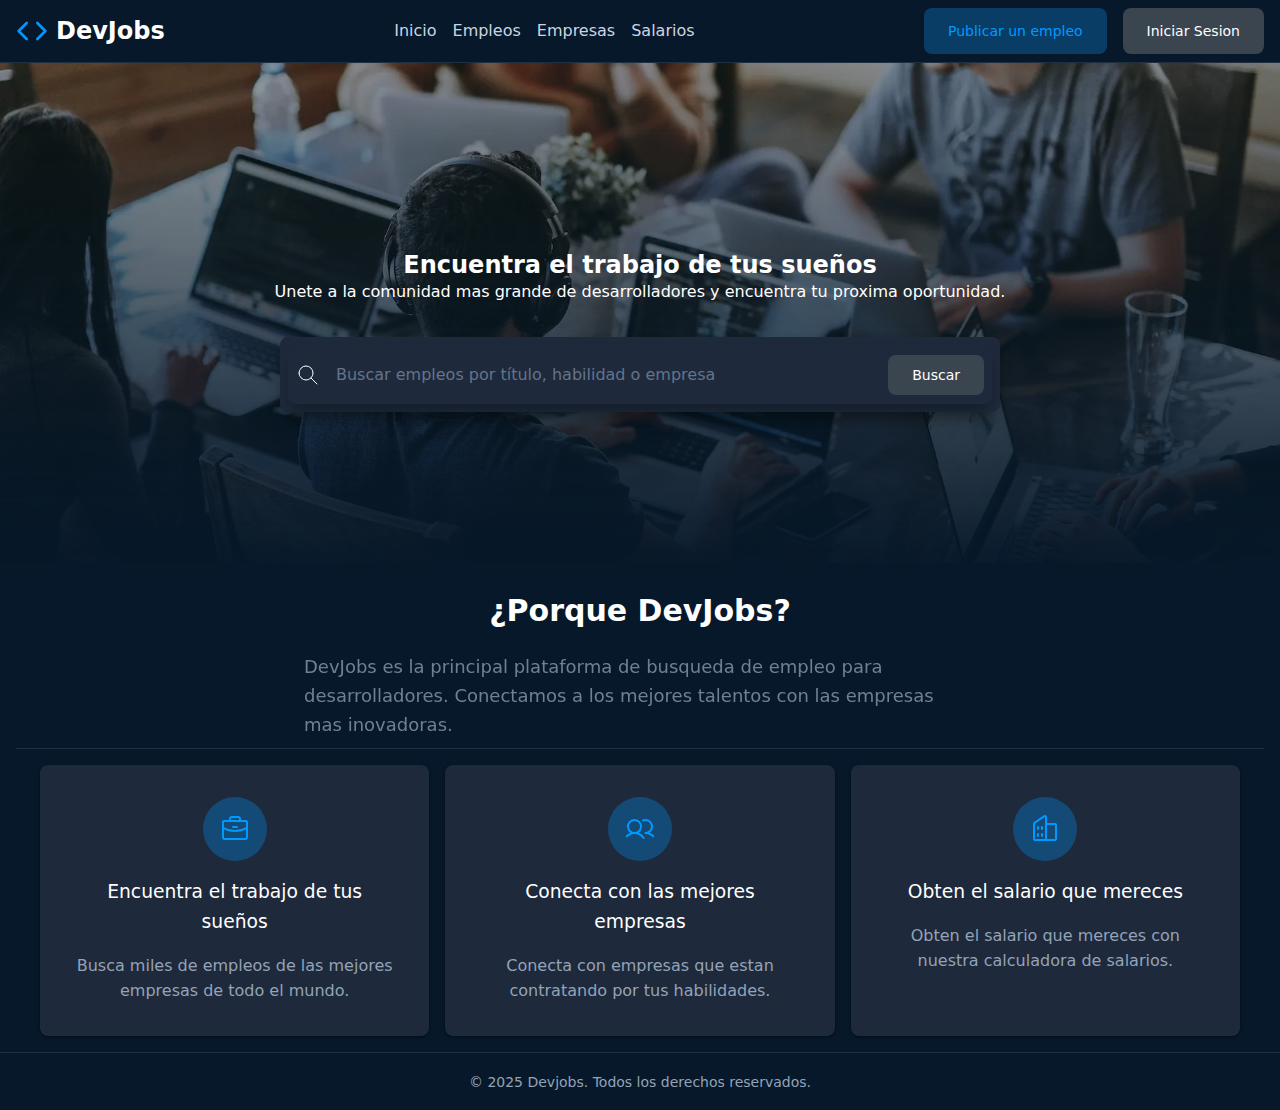
<file: 01-ejercicio-html-css/index.html>
<!-- Aquí el contenido de tu página index.html --><!DOCTYPE html>
<html lang="en">
<head>
    <meta charset="UTF-8">
    <meta name="viewport" content="width=device-width, initial-scale=1.0">
    <title>Document</title>
    <link rel="stylesheet" href="./styles.css">
</head>
<body>
    <header>
        <h1> 
            <svg fill="none" stroke="currentColor" stroke-linecap="round" stroke-linejoin="round" stroke-width="2"
                viewBox="0 0 24 24" xmlns="http://www.w3.org/2000/svg">
                <polyline points="16 18 22 12 16 6"></polyline>
                <polyline points="8 6 2 12 8 18"></polyline>
            </svg>           
            DevJobs
        </h1>
        
        
        <!-- Navegación (se oculta en tablet/móvil) -->
        <nav class="nav-menu">
            <a href="./index.html">Inicio</a>
            <a href="./empleos.html">Empleos</a>
            <a href="#">Empresas</a>
            <a href="#">Salarios</a>
        </nav>
        
        <!-- Botones para desktop (siempre visibles en desktop) -->
        <div class="header-buttons">
            <a class="btn btn-primary" href="">Publicar un empleo</a>
            <a class="btn btn-secondary" href="">Iniciar Sesion</a>
        </div>
    </header>
    <main>
        <section class="hero">
            <img src="./background.webp" width="200" />
            <h1>Encuentra el trabajo de tus sueños</h1>
            <p>Unete a la comunidad mas grande de desarrolladores
             y encuentra tu proxima oportunidad.</p>
            <form class="search-job" role="search">
                <div class="search-job">
                    <svg xmlns="http://www.w3.org/2000/svg" width="24" height="24" viewBox="0 0 24 24" fill="none"
                    stroke="currentColor" stroke-width="1" stroke-linecap="round" stroke-linejoin="round">
                    <path stroke="none" d="M0 0h24v24H0z" fill="none" />
                    <path d="M10 10m-7 0a7 7 0 1 0 14 0a7 7 0 1 0 -14 0" />
                    <path d="M21 21l-6 -6" />
                </svg>
                 <input required type="text" placeholder="Buscar empleos por título, habilidad o empresa">
                <button class="btn btn-secondary" type="submit">Buscar</button>
                </div>
                
            </form>
        </section>
        <section class="features-section">
           <header class="features-header">
               <h2>¿Porque DevJobs?</h2>
               <p>DevJobs es la principal plataforma de busqueda de empleo para desarrolladores. Conectamos a los mejores talentos con las empresas mas inovadoras.</p>
           </header>
           <div class="features-grid">
                <article class="card">
                    <svg fill="currentColor" height="32" viewBox="0 0 256 256" width="32" xmlns="http://www.w3.org/2000/svg"
                        aria-hidden="true">
                        <path
                        d="M216,56H176V48a24,24,0,0,0-24-24H104A24,24,0,0,0,80,48v8H40A16,16,0,0,0,24,72V200a16,16,0,0,0,16,16H216a16,16,0,0,0,16-16V72A16,16,0,0,0,216,56ZM96,48a8,8,0,0,1,8-8h48a8,8,0,0,1,8,8v8H96ZM216,72v41.61A184,184,0,0,1,128,136a184.07,184.07,0,0,1-88-22.38V72Zm0,128H40V131.64A200.19,200.19,0,0,0,128,152a200.25,200.25,0,0,0,88-20.37V200ZM104,112a8,8,0,0,1,8-8h32a8,8,0,0,1,0,16H112A8,8,0,0,1,104,112Z">
                        </path>
                    </svg>
                    <h3>Encuentra el trabajo de tus sueños</h3>
                    <p>Busca miles de empleos de las mejores empresas de todo el mundo.</p>
                </article>
                <article class="card">
                    <svg fill="currentColor" height="32" viewBox="0 0 256 256" width="32" xmlns="http://www.w3.org/2000/svg"
                        aria-hidden="true">
                        <path
                        d="M117.25,157.92a60,60,0,1,0-66.5,0A95.83,95.83,0,0,0,3.53,195.63a8,8,0,1,0,13.4,8.74,80,80,0,0,1,134.14,0,8,8,0,0,0,13.4-8.74A95.83,95.83,0,0,0,117.25,157.92ZM40,108a44,44,0,1,1,44,44A44.05,44.05,0,0,1,40,108Zm210.14,98.7a8,8,0,0,1-11.07-2.33A79.83,79.83,0,0,0,172,168a8,8,0,0,1,0-16,44,44,0,1,0-16.34-84.87,8,8,0,1,1-5.94-14.85,60,60,0,0,1,55.53,105.64,95.83,95.83,0,0,1,47.22,37.71A8,8,0,0,1,250.14,206.7Z">
                        </path>
                    </svg>
                    <h3>Conecta con las mejores empresas</h3>
                    <p>Conecta con empresas que estan contratando por tus habilidades.</p>
                </article>
                <article class="card">
                    <svg fill="currentColor" height="32" viewBox="0 0 256 256" width="32" xmlns="http://www.w3.org/2000/svg"
                        aria-hidden="true">
                        <path
                        d="M240,208H224V96a16,16,0,0,0-16-16H144V32a16,16,0,0,0-24.88-13.32L39.12,72A16,16,0,0,0,32,85.34V208H16a8,8,0,0,0,0,16H240a8,8,0,0,0,0-16ZM208,96V208H144V96ZM48,85.34,128,32V208H48ZM112,112v16a8,8,0,0,1-16,0V112a8,8,0,1,1,16,0Zm-32,0v16a8,8,0,0,1-16,0V112a8,8,0,1,1,16,0Zm0,56v16a8,8,0,0,1-16,0V168a8,8,0,0,1,16,0Zm32,0v16a8,8,0,0,1-16,0V168a8,8,0,0,1,16,0Z">
                        </path>
                    </svg>
                    <h3>Obten el salario que mereces</h3>
                    <p>Obten el salario que mereces con nuestra calculadora de salarios.</p>
                </article>
           </div>
        </section>
    </main>
    <footer>
        <small>&copy; 2025 Devjobs. Todos los derechos reservados.</small>
    </footer>
    
</body>
</html>
</file>
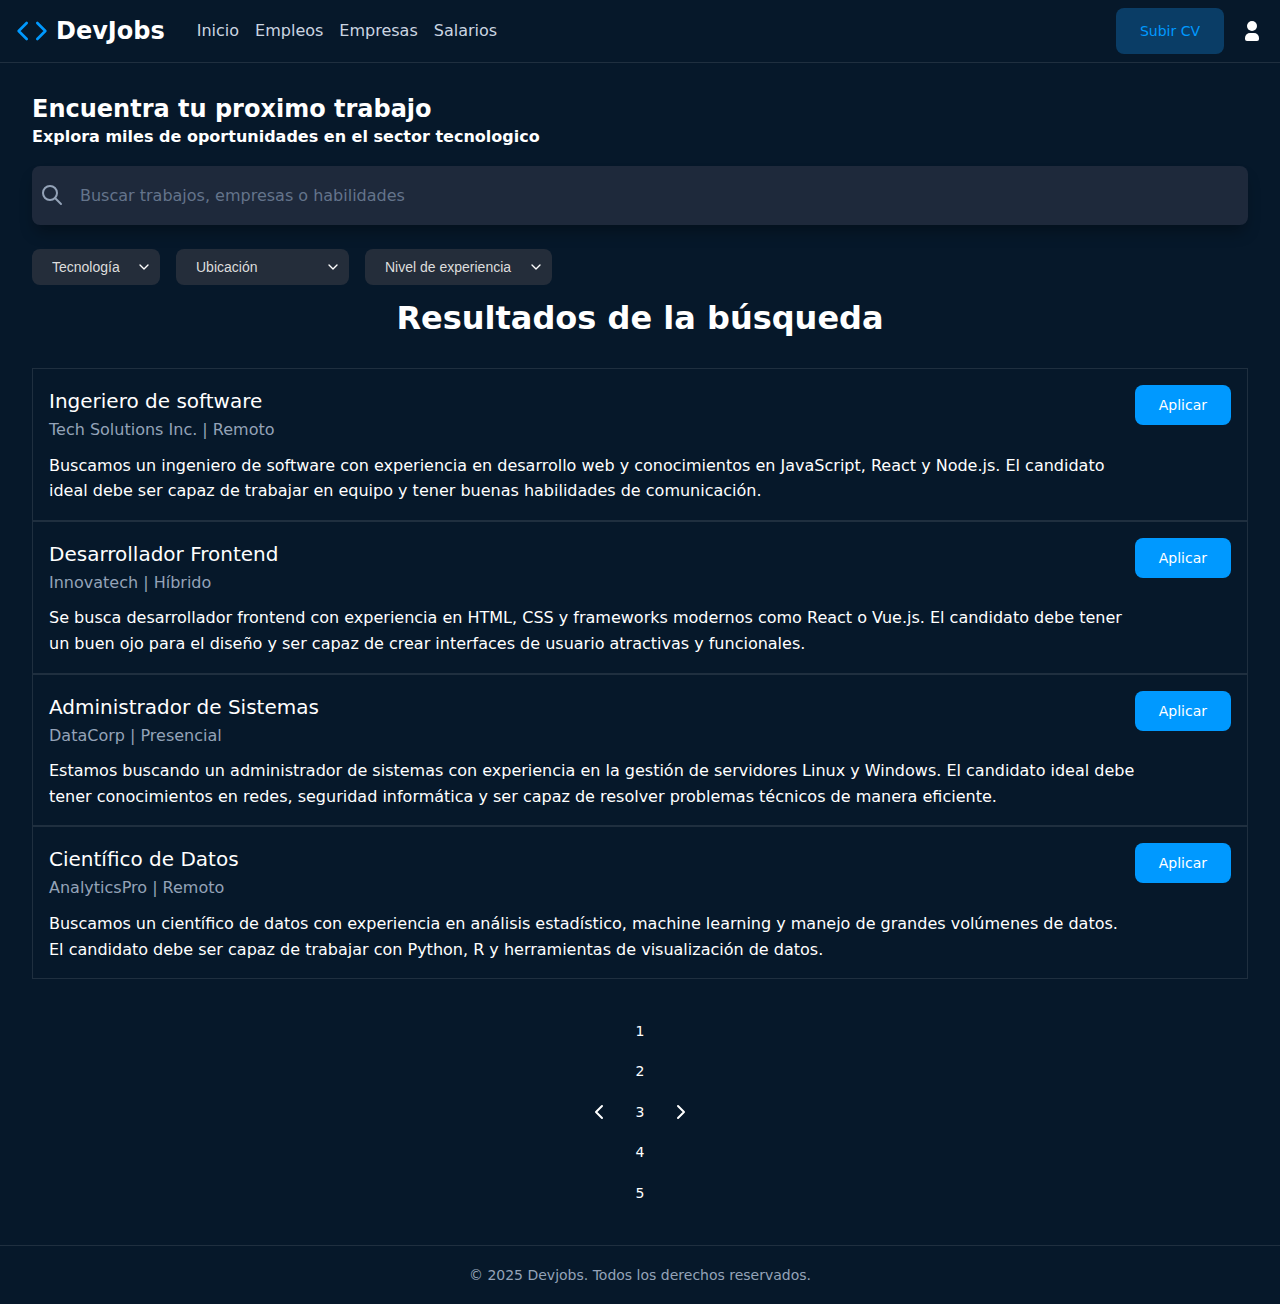
<file: 01-ejercicio-html-css/empleos.html>
<!DOCTYPE html>
<html lang="en">
<head>
    <meta charset="UTF-8">
    <meta name="viewport" content="width=desktop, initial-scale=1.0">
    <title>DevJobs</title>
    <link rel="stylesheet" href="./styles.css">

</head>
<body>
    <header>
        <div class="header-sign-in">
            <h1> 
                <svg fill="none" stroke="currentColor" stroke-linecap="round" stroke-linejoin="round" stroke-width="2"
                    viewBox="0 0 24 24" xmlns="http://www.w3.org/2000/svg">
                    <polyline points="16 18 22 12 16 6"></polyline>
                    <polyline points="8 6 2 12 8 18"></polyline>
                </svg>           
            DevJobs
            </h1>
            <nav class="nav-menu">
                <a href="./index.html">Inicio</a>
                <a href="./empleos.html">Empleos</a>
                <a href="#">Empresas</a>
                <a href="#">Salarios</a>      
            </nav>
        </div>
        <!-- Botones para desktop (siempre visibles en desktop) -->
        <div class="header-buttons">
            <a class="btn btn-primary" href="">Subir CV</a>
            <svg xmlns="http://www.w3.org/2000/svg" width="24" height="24" viewBox="0 0 24 24" fill="currentColor" class="icon icon-tabler icons-tabler-filled icon-tabler-user"><path stroke="none" d="M0 0h24v24H0z" fill="none"/><path d="M12 2a5 5 0 1 1 -5 5l.005 -.217a5 5 0 0 1 4.995 -4.783z" /><path d="M14 14a5 5 0 0 1 5 5v1a2 2 0 0 1 -2 2h-10a2 2 0 0 1 -2 -2v-1a5 5 0 0 1 5 -5h4z" /></svg>
        </div>
    </header>
    <main class="jobs">
        <section class="titles">
            <h1>Encuentra tu proximo trabajo</h1>
            <h4>Explora miles de oportunidades en el sector tecnologico</h4>
        </section>
        <section class="search-section">
            <form class="search-job" role="search">
                <svg  xmlns="http://www.w3.org/2000/svg"  width="24"  height="24"  viewBox="0 0 24 24"  fill="none"  stroke="#94a3b8"  stroke-width="2"  stroke-linecap="round"  stroke-linejoin="round"  class="icon icon-tabler icons-tabler-outline icon-tabler-search"><path stroke="none" d="M0 0h24v24H0z" fill="none"/><path d="M10 10m-7 0a7 7 0 1 0 14 0a7 7 0 1 0 -14 0" /><path d="M21 21l-6 -6" /></svg>
                <input  required type="text" placeholder="Buscar trabajos, empresas o habilidades">
            </form>
        <section class="filters">
            <select id="job-type" name="job-type">
                    <option selected disabled>Tecnología</option>
                    <option value="js">JavaScript</option>
                    <option value="py">Python</option>
                    <option value="java">Java</option>
                    <option value="react">React</option>
                    <option value="node">Node.js</option>
            </select>

            <select name="location" id="filter-location">
                <option value="">Ubicación</option>
                <option value="remoto">Remoto</option>
                <option value="cdmx">Ciudad de México</option>
                <option value="guadalajara">Guadalajara</option>
                <option value="monterrey">Monterrey</option>
                <option value="barcelona">Barcelona</option>
            </select>

            <select name="experience-level" id="filter-experience-level">
                <option value="">Nivel de experiencia</option>
                <option value="junior">Junior</option>
                <option value="mid">Mid-level</option>
                <option value="senior">Senior</option>
                <option value="lead">Lead</option>
            </select>
        </section>
            <section class="search-results">
                <h2>Resultados de la búsqueda</h2>
                <div class="results">
                    <div class="job-list">
                        <div class="job-item">
                            <div>
                                <h3 class="job-title">Ingeriero de software</h3>
                                <p class="company-name">Tech Solutions Inc. | Remoto</p>
                                <p class="job-description">Buscamos un ingeniero de software con experiencia en desarrollo web y conocimientos en JavaScript, React y Node.js. El candidato ideal debe ser capaz de trabajar en equipo y tener buenas habilidades de comunicación.</p>
                            </div>
                            <div class="job-actions">
                                <button class="btn apply-button">Aplicar</button>
                            </div>
                        </div>
                        <div class="job-item">
                            <div>
                                <h3 class="job-title">Desarrollador Frontend</h3>
                                <p class="company-name">Innovatech | Híbrido</p>
                                <p class="job-description">Se busca desarrollador frontend con experiencia en HTML, CSS y frameworks modernos como React o Vue.js. El candidato debe tener un buen ojo para el diseño y ser capaz de crear interfaces de usuario atractivas y funcionales.</p>
                            </div>
                            <div class="job-actions">
                                <button class="apply-button btn">Aplicar</button>
                            </div>
                        </div>
                        <div class="job-item">
                            <div>
                                <h3 class="job-title">Administrador de Sistemas</h3>
                                <p class="company-name">DataCorp | Presencial</p>
                                <p class="job-description">Estamos buscando un administrador de sistemas con experiencia en la gestión de servidores Linux y Windows. El candidato ideal debe tener conocimientos en redes, seguridad informática y ser capaz de resolver problemas técnicos de manera eficiente.</p>
                            </div>
                            <div class="job-actions">
                                <button class="apply-button btn">Aplicar</button>
                            </div>
                        </div>
                        <div class="job-item">
                            <div>
                                <h3 class="job-title">Científico de Datos</h3>
                                <p class="company-name">AnalyticsPro | Remoto</p>
                                <p class="job-description">Buscamos un científico de datos con experiencia en análisis estadístico, machine learning y manejo de grandes volúmenes de datos. El candidato debe ser capaz de trabajar con Python, R y herramientas de visualización de datos.</p>
                            </div>
                            <div class="job-actions">
                                <button class="apply-button btn">Aplicar</button>
                            </div>
                        </div>
                        <!-- Más ofertas de empleo pueden ser añadidas aquí -->
                         <section class="pagination">
                            <svg  xmlns="http://www.w3.org/2000/svg"  width="24"  height="24"  viewBox="0 0 24 24"  fill="none"  stroke="currentColor"  stroke-width="2"  stroke-linecap="round"  stroke-linejoin="round"  class="icon icon-tabler icons-tabler-outline icon-tabler-chevron-left"><path stroke="none" d="M0 0h24v24H0z" fill="none"/><path d="M15 6l-6 6l6 6" /></svg>
                            <nav>
                               <a class="btn" href="#">1</a>
                               <a class="btn" href="#">2</a>
                               <a class="btn" href="#">3</a>
                               <a class="btn" href="#">4</a>
                               <a class="btn" href="#">5</a>
                            </nav>
                            <svg  xmlns="http://www.w3.org/2000/svg"  width="24"  height="24"  viewBox="0 0 24 24"  fill="none"  stroke="currentColor"  stroke-width="2"  stroke-linecap="round"  stroke-linejoin="round"  class="icon icon-tabler icons-tabler-outline icon-tabler-chevron-right"><path stroke="none" d="M0 0h24v24H0z" fill="none"/><path d="M9 6l6 6l-6 6" /></svg>
                         </section>
                    </div>
                </div>
            </section>
    </main>
    <footer>
        <small>&copy; 2025 Devjobs. Todos los derechos reservados.</small>
    </footer>
        <!-- JavaScript para el menú hamburguesa -->
</body>
</html><!-- Aquí el contenido de tu página empleos.html -->
</file>
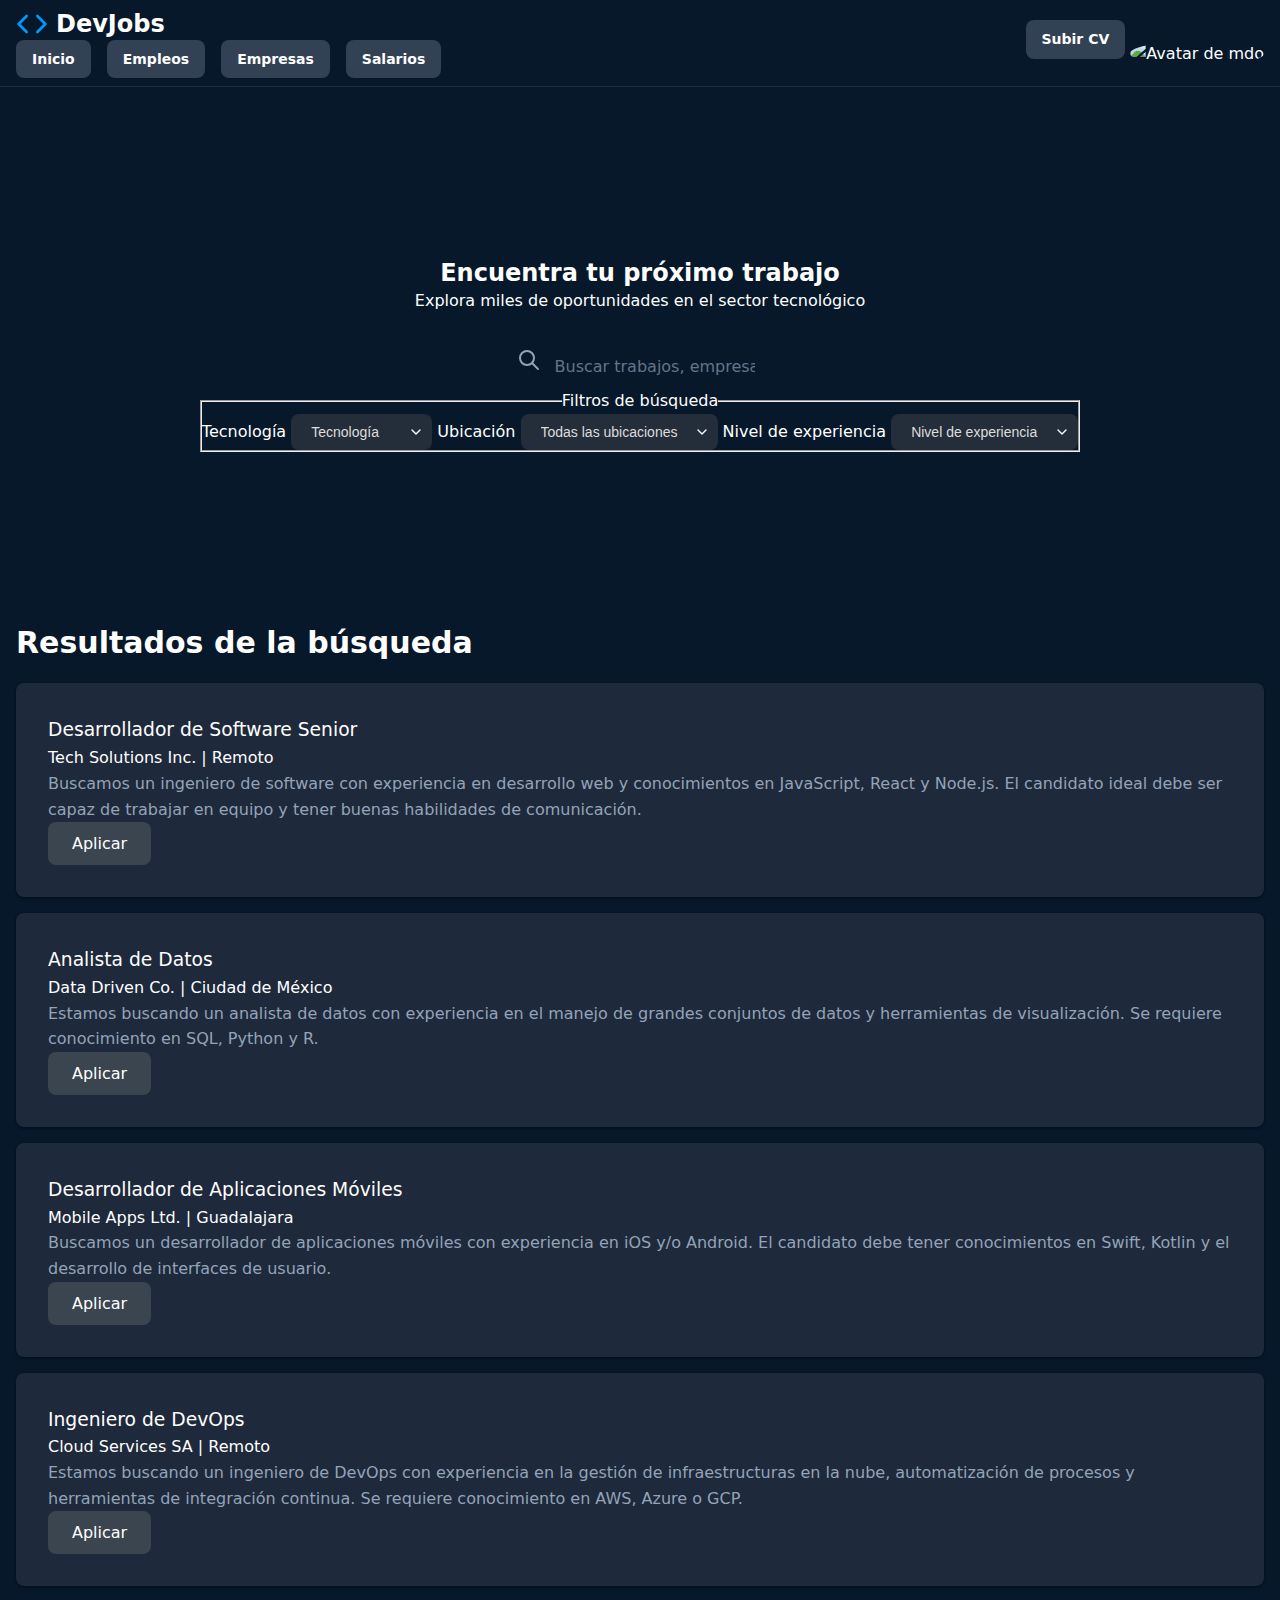
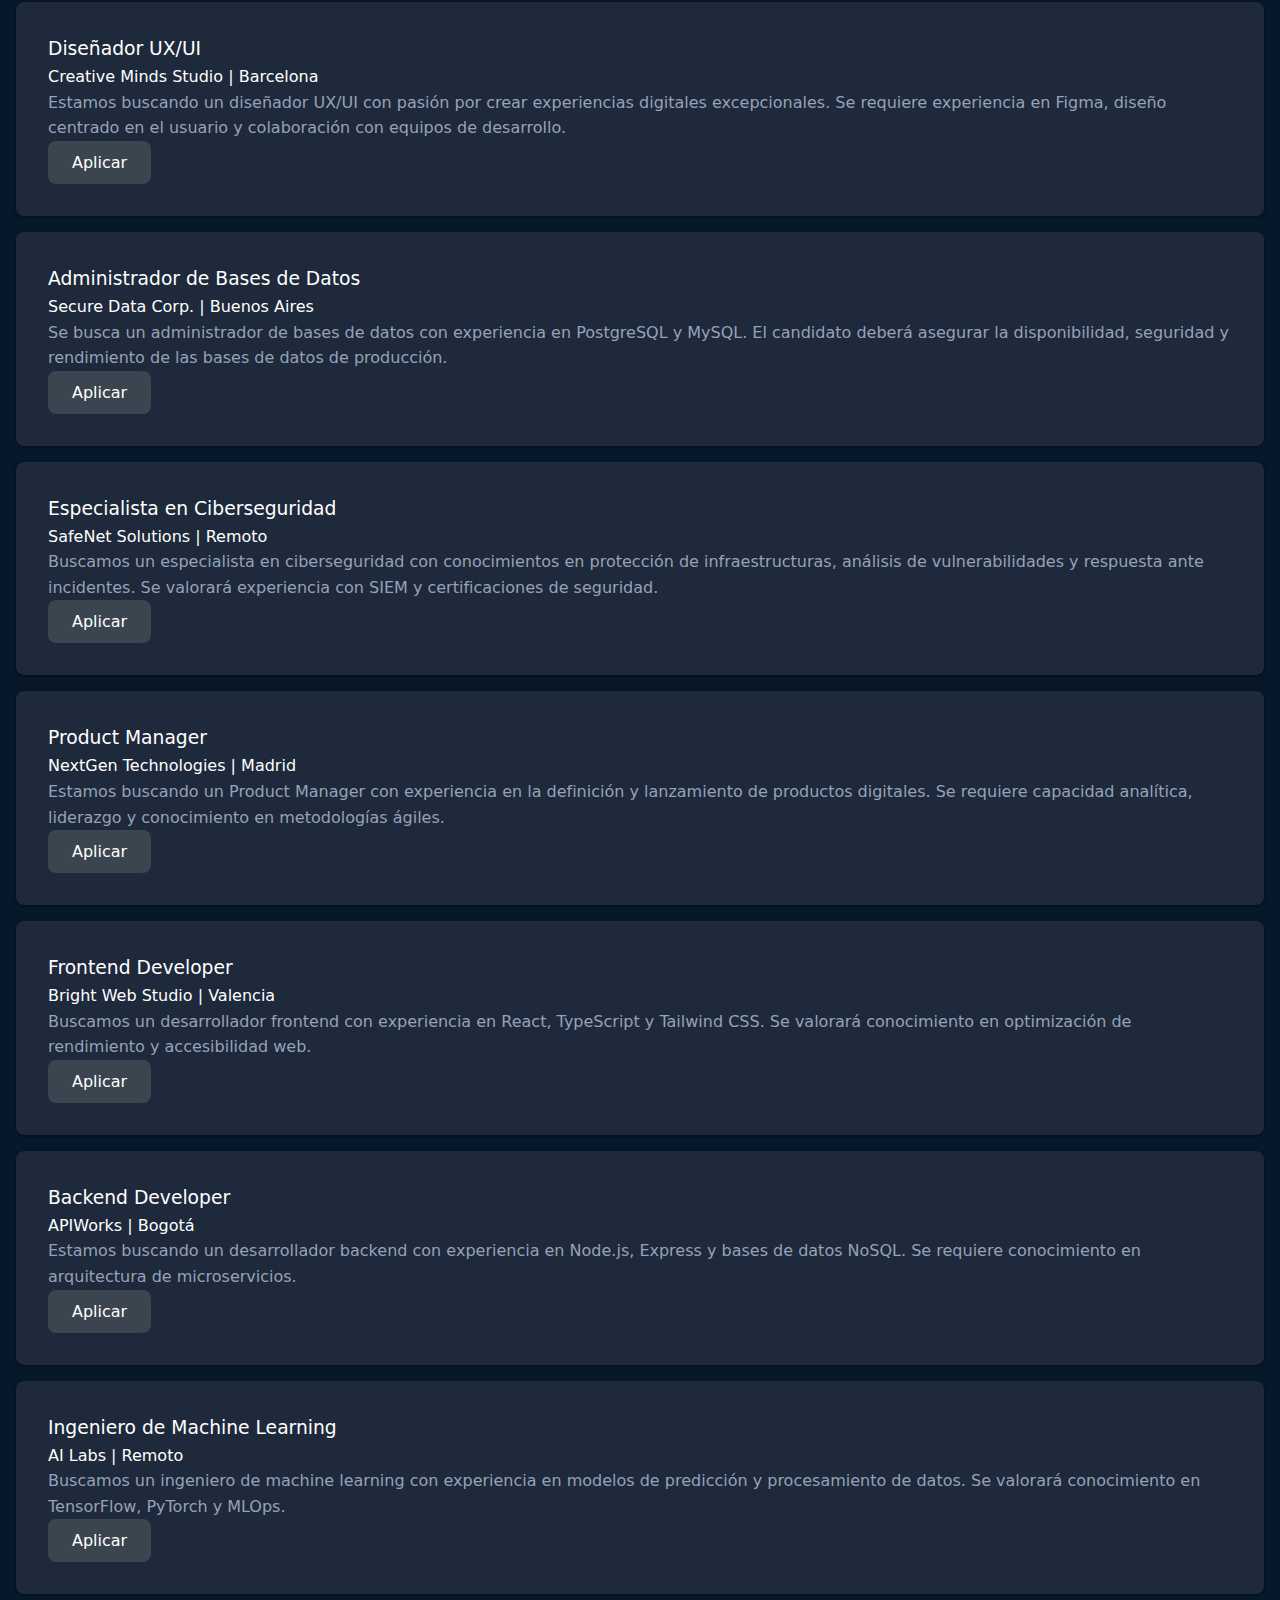
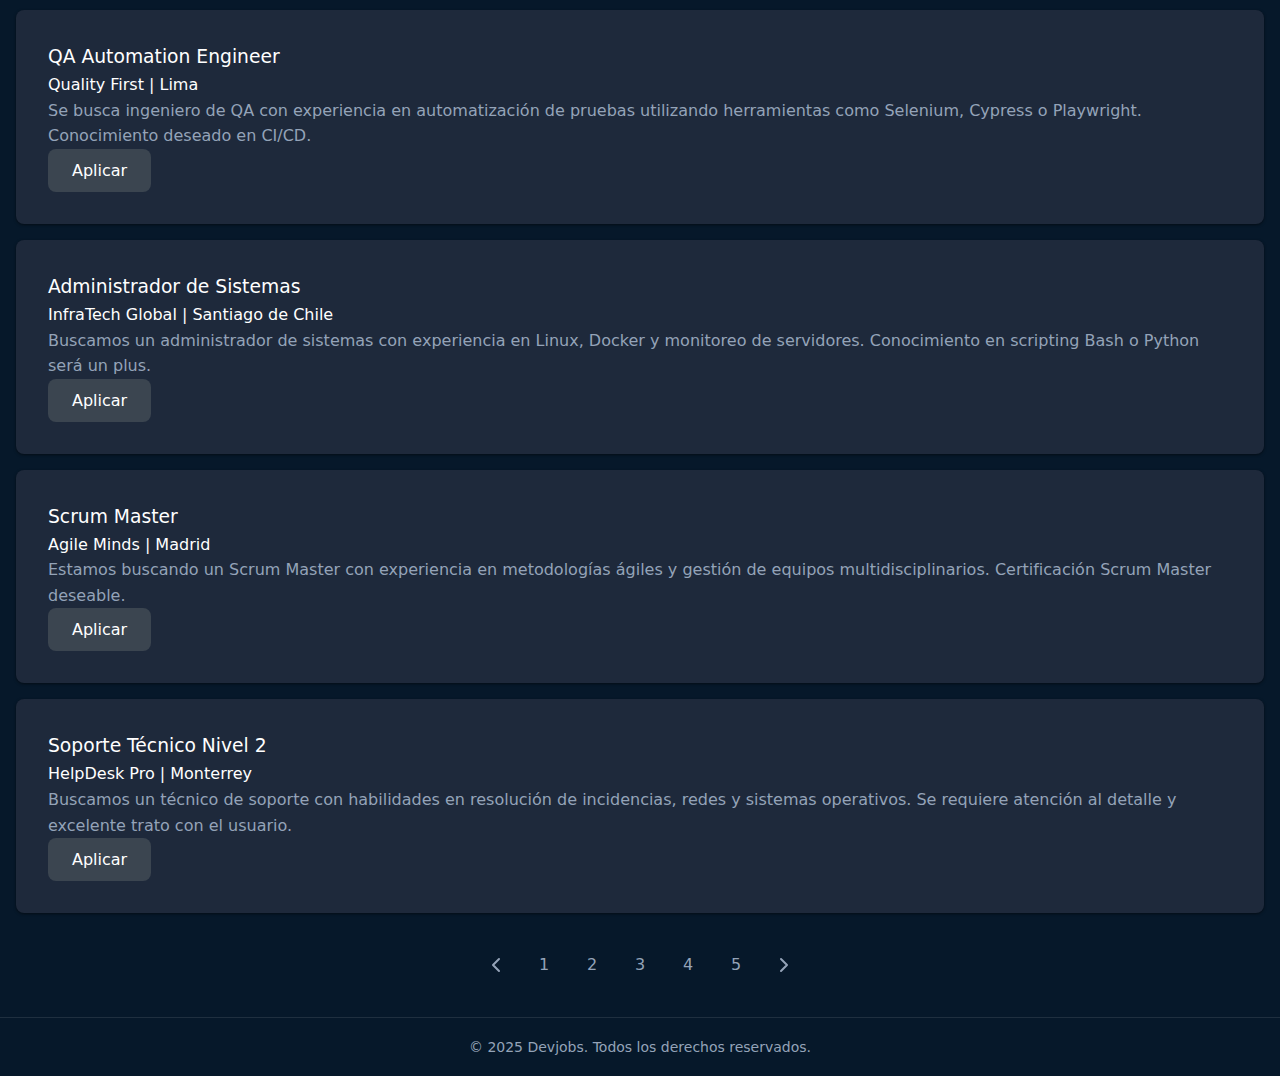
<file: 02-ejercicio-javascript/empleos.html>
<!DOCTYPE html>
<!-- Si el contenido de la página está en español, tiene sentido que el atributo lang sea "es". Si su contenido principal de la pagina está en inglés, el atributo lang sería "en"
Esto es para:
- Lectores de pantalla: Permite que lean el contenido con la pronunciación y entonación correcta del idioma
- Motores de búsqueda: Ayuda a indexar la página en el idioma correcto y mostrarla en búsquedas relevantes
- Navegadores: Pueden ofrecer traducción automática o corrección ortográfica en el idioma adecuado
- Accesibilidad: Mejora la experiencia para usuarios con tecnologías asistivas
-->
<html lang="es">
<head>
    <meta charset="UTF-8">
    <meta name="viewport" content="width=desktop, initial-scale=1.0">
    <title>DevJobs</title>
    <!-- El tag de description es un tag meta que describe el contenido de la página. Se usa para: 
    - Optimización de motores de búsqueda (SEO)
    - Generación de previews en redes sociales
    - Mejor experiencia del usuario al compartir enlaces
    -->
    <meta name="description" content="Encuentra las mejores ofertas de trabajo para desarrolladores en DevJobs.">
    <link rel="stylesheet" href="./styles.css">
    <script type="module" src="./main.js"></script>

</head>
<body>
    <header>
        <div class="header-sign-in">
            <h1> 
                <!-- El ejercicio está excelente! Asi que vamos a añadir algunos detalles más asociados a accesibilidad.
                La etiqueta svg (como muchas otras etiquetas) tiene el atributo aria-hidden="true", para que no se lea por lectores de pantalla.
                Esto se usa solo cuando el svg es decorativo, es decir, cuando no tiene contenido semanticamente relevante.
                -->
                <svg fill="none" stroke="currentColor" stroke-linecap="round" stroke-linejoin="round" stroke-width="2"
                    viewBox="0 0 24 24" xmlns="http://www.w3.org/2000/svg" aria-hidden="true">
                    <polyline points="16 18 22 12 16 6"></polyline>
                    <polyline points="8 6 2 12 8 18"></polyline>
                </svg>           
            DevJobs
            </h1>
            <!-- Añadimos el atributo aria-label para que el lector de pantalla lea el nombre de la navegación e identifique que es el menú principal.
            Esto no es obligatorio, pero es algo interesante para saber cómo funciona y cómo se ve.
            -->
            <nav aria-label="Navegación principal" class="nav-menu">
                <a href="./index.html">Inicio</a>
                <a href="./empleos.html">Empleos</a>
                <a href="#">Empresas</a>
                <a href="#">Salarios</a>      
            </nav>
        </div>
        <!-- Botones para desktop (siempre visibles en desktop) -->
        <div class="header-buttons">
            <a class="btn btn-primary" href="">Subir CV</a>
            <devjobs-avatar service="github" username="mdo" size="50"></devjobs-avatar>
        </div>
        </header>
        <main class="jobs">
        <section class="search-section">
            <!-- Cambiamos de h2 a h1 porque esta es una sección nueva, y el título principal de la página es este.
            También cambiamos h4 a p con clase "subtitle" porque no es un encabezado jerárquico, sino texto descriptivo.
            Las etiquetas de encabezado (h1-h6) son para títulos reales, no para texto descriptivo.
            -->
            <h1>Encuentra tu próximo trabajo</h1>
            <p class="subtitle">Explora miles de oportunidades en el sector tecnológico</p>
            <form class="search-job" role="search">
                <!-- El svg es decorativo, por eso se le añade aria-hidden="true" -->
                <svg  xmlns="http://www.w3.org/2000/svg" aria-hidden="true" width="24"  height="24"  viewBox="0 0 24 24"  fill="none"  stroke="#94a3b8"  stroke-width="2"  stroke-linecap="round"  stroke-linejoin="round"  class="icon icon-tabler icons-tabler-outline icon-tabler-search"><path stroke="none" d="M0 0h24v24H0z" fill="none"/><path d="M10 10m-7 0a7 7 0 1 0 14 0a7 7 0 1 0 -14 0" /><path d="M21 21l-6 -6" /></svg>
                <input 
                    name="search"
                    id="empleos-search-input"
                    type="text"
                    placeholder="Buscar trabajos, empresas o habilidades"/>
            </form>
            <!-- Usamos <fieldset> para agrupar semánticamente controles de formulario relacionados (los filtros).
            El <legend> describe el propósito del grupo. Lo ocultamos visualmente con "visually-hidden" porque 
            ya es obvio visualmente que son filtros, pero los lectores de pantalla lo anunciarán.
            Los <label> también están ocultos porque los <select> ya tienen texto visible, pero los labels son necesarios para asociar correctamente cada control y mejorar la accesibilidad (esto solo será visible por los lectores también, por eso repito esto: Son detalles para mejorar el ejercicio, ya está muy bien! Es solo contenido extra para expandir en los detalles :) )
            -->
            <fieldset class="filters">
                <legend class="visually-hidden">Filtros de búsqueda</legend>
                
                <label for="filter-job-tech" class="visually-hidden">Tecnología</label>
                <select id="filter-job-tech" name="filter-job-tech" aria-label="Filtrar por tecnología">
                    <option value="">Tecnología</option>
                        <optgroup label="Tecnologías populares">
                            <option value="javascript">JavaScript</option>
                            <option value="python">Python</option>
                            <option value="react">React</option>
                            <option value="nodejs">Node.js</option>
                        </optgroup>
                    <option value="java">Java</option>
                    <hr />
                    <option value="csharp">C#</option>
                    <option value="c">C</option>
                    <option value="c++">C++</option>
                    <hr />
                    <option value="ruby">Ruby</option>
                    <option value="php">PHP</option>
                </select>

                <label for="filter-location" class="visually-hidden">Ubicación</label>
                <select name="location" id="filter-location" aria-label="Filtrar por ubicación">
                    <option value="">Todas las ubicaciones</option>
                    <optgroup label="España">
                        <option value="madrid">Madrid</option>
                        <option value="barcelona">Barcelona</option>
                        <option value="valencia">Valencia</option>
                    </optgroup>
                    <optgroup label="México">
                        <option value="cdmx">Ciudad de México</option>
                        <option value="monterrey">Monterrey</option>
                        <option value="guadalajara">Guadalajara</option>
                    </optgroup>
                </select>

                <label for="filter-experience-level" class="visually-hidden">Nivel de experiencia</label>
                <select name="experience-level" id="filter-experience-level" aria-label="Filtrar por nivel de experiencia">
                    <option value="">Nivel de experiencia</option>
                    <option value="junior">Junior</option>
                    <option value="mid">Mid-level</option>
                    <option value="senior">Senior</option>
                    <option value="lead">Lead</option>
                </select>
            </fieldset>
        </section>
        
        <section class="search-results">
            <h2>Resultados de la búsqueda</h2>
            <div class="job-list">
                <!-- Los trabajos se cargarán aquí dinámicamente -->
            </div>
            
            <nav class="pagination" aria-label="Paginación de resultados">
                <a class="btn" href="#"  aria-label="Página anterior">
                    <svg xmlns="http://www.w3.org/2000/svg" width="24" height="24" viewBox="0 0 24 24" fill="none" stroke="currentColor" stroke-width="2" stroke-linecap="round" stroke-linejoin="round" class="icon icon-tabler icons-tabler-outline icon-tabler-chevron-left" aria-hidden="true"><path stroke="none" d="M0 0h24v24H0z" fill="none"/><path d="M15 6l-6 6l6 6" /></svg>
                </a>
                <a class="btn" href="#">1</a>
                <a class="btn" href="#">2</a>
                <a class="btn" href="#">3</a>
                <a class="btn" href="#">4</a>
                <a class="btn" href="#">5</a>
                <a class="btn" href="#"  aria-label="Página siguiente">
                    <svg xmlns="http://www.w3.org/2000/svg" width="24" height="24" viewBox="0 0 24 24" fill="none" stroke="currentColor" stroke-width="2" stroke-linecap="round" stroke-linejoin="round" class="icon icon-tabler icons-tabler-outline icon-tabler-chevron-right" aria-hidden="true"><path stroke="none" d="M0 0h24v24H0z" fill="none"/><path d="M9 6l6 6l-6 6" /></svg>
                </a>
            </nav>
        </section>
    </main>
    <footer>
        <small>&copy; 2025 Devjobs. Todos los derechos reservados.</small>
    </footer>
</body>
</html>
</file>
<file: 02-ejercicio-javascript/styles.css>
* {
  margin: 0;
  padding: 0;
  box-sizing: border-box;
}

:root {
  --primary: #3b4550;
  --primary-dark: #0a3d66;
  --primary-hover: #0d5ba8;
  --primary-light: #09f;
  --background: #06182a;
  --text-primary: #ffffff;
  --text-secondary: #cbd5e1;
  --text-muted: #94a3b8;
  --border: rgba(255, 255, 255, 0.1);
  --card-bg: #1e293b;
  --shadow: rgba(0, 0, 0, 0.3);
  --input-bg: #1e293b;
  --hsla-example: hsla(210, 100%, 56%, 1);
}

@font-face {
  font-family: 'Inter Variable';
  font-style: normal;
  font-display: swap;
  font-weight: 100 900;
  src: url(https://cdn.jsdelivr.net/fontsource/fonts/inter:vf@latest/latin-wght-normal.woff2)
    format('woff2-variations');
  unicode-range:
    U+0000-00FF, U+0131, U+0152-0153, U+02BB-02BC, U+02C6, U+02DA, U+02DC, U+0304, U+0308, U+0329,
    U+2000-206F, U+20AC, U+2122, U+2191, U+2193, U+2212, U+2215, U+FEFF, U+FFFD;
}

body {
  font-family: system-ui;
  background-color: var(--background);
  color: var(--text-primary);
  min-height: 100vh;
  display: flex;
  flex-direction: column;
  line-height: 1.6;
}

select {
  padding: 0.625rem 1.25rem;
  background-color: #242d3a;
  border: 0;
  border-radius: 0.5rem;
  font-size: 0.875rem;
  color: #ddd;
  cursor: pointer;
  transition: all 0.2s;
  appearance: none;
  background-image: url("data:image/svg+xml,%3Csvg xmlns='http://www.w3.org/2000/svg' width='16' height='16' viewBox='0 0 24 24' fill='none' stroke='white' stroke-width='2' stroke-linecap='round' stroke-linejoin='round'%3E%3Cpolyline points='6 9 12 15 18 9'/%3E%3C/svg%3E");
  background-repeat: no-repeat;
  background-position: right 0.5rem center;
  padding-right: 2.5rem;

  &:hover {
    background-color: var(--primary-hover);
    color: white;
  }

  &:focus {
    outline: 2px solid #1173d4;
    outline-offset: 2px;
  }
}

/* Títulos principales */
h1 {
  font-size: 1.5rem;
  line-height: 1.2;
  text-wrap: balance;
  display: flex;
  align-items: center;
  gap: 0.5rem;

  svg {
    width: 2rem;
    height: 2rem;
    color: var(--primary-light);
  }
}

h1 + p {
  text-wrap: balance;
  margin-bottom: 2rem;
}

/* Header */
header {
  border-bottom: 1px solid var(--border);
  background: var(--background);
  padding: 0.5rem 1rem;
  display: flex;
  align-items: center;
  justify-content: space-between;
  gap: 2rem;

  h2 {
    font-size: 1.25rem;
    font-weight: 700;
    color: var(--text-primary);
  }

  a {
    display: flex;
    align-items: center;
    justify-content: center;
    border-radius: 50%;
    overflow: hidden;
    cursor: pointer;

    img {
      object-fit: cover;
    }
  }
}

/* Navegación del header a otras páginas */
nav {
  align-items: center;
  gap: 1rem;
  display: flex;

  a {
    text-decoration: none;
    color: var(--text-secondary);
    transition: color 0.2s;
    font-weight: 500;

    &:hover,
    &:focus {
      color: var(--primary);
      outline: none;
    }
  }
}

/* Botones del Header */
header div a {
  padding: 0.5rem 1rem;
  border-radius: 0.5rem;
  background-color: #334155;
  color: var(--text-primary);
  display: inline-block;
  font-size: 0.875rem;
  font-weight: 700;
  text-decoration: none;
  /* TODO */
}

/* Hero */
main > section:nth-child(1) {
  height: 500px;
  text-align: center;
  display: flex;
  flex-direction: column;
  justify-content: center;
  align-items: center;

  h1 {
    padding-top: 36px;
  }

  & > img {
    position: absolute;
    width: 100%;
    height: 100%;
    object-fit: cover;
    z-index: -1;
    left: 0;
    right: 0;
    mask-image: linear-gradient(to bottom, rgba(16, 25, 34, 1) 5%, rgba(16, 25, 34, 0) 80%);
  }
}

/* Formulario de Búsqueda */
form {
  max-width: 42rem;
  width: 100%;
  margin: 0 auto;
  padding-inline: 1rem;
}

form > div {
  display: flex;
  align-items: center;
  background-color: var(--input-bg);
  border-radius: 0.5rem;
  box-shadow: 0 10px 15px -3px var(--shadow);
  padding: 0.5rem;
  gap: 0.5rem;
}

form span {
  padding-left: 0.75rem;
  color: var(--text-muted);
  display: flex;
  align-items: center;
  flex-shrink: 0;
}

form input[type='text'] {
  flex: 1;
  background: transparent;
  border: none;
  outline: none;
  color: var(--text-primary);
  padding: 0.75rem 0.5rem;
  font-size: 1rem;
  font-family: inherit;
}

form input[type='text']::placeholder {
  color: #64748b;
}

button {
  padding: 0.75rem 1.5rem;
  border-radius: 0.5rem;
  background-color: var(--primary);
  color: white;
  font-weight: 400;
  border: none;
  cursor: pointer;
  transition: all 0.2s;
  font-family: inherit;
  font-size: 1rem;
  white-space: nowrap;

  &:hover, /* pseudo-clase que significa que el ratón está encima */
  &:focus {
    /* pseudo-clase que significa que el elemento tiene el foco */
    background-color: var(--primary-hover);
    outline: 2px solid white;
    outline-offset: 2px;
  }

  &:active {
    transform: scale(0.9);
  }

  &:disabled {
    opacity: 0.5;
    pointer-events: none;
  }
}

/* Features Section */
main > section:nth-child(2) {
  padding-inline: 1rem;
  background-color: var(--background);
  padding-top: 2rem;

  & > header {
    gap: 2px;
    flex-direction: column;

    h2 {
      margin-bottom: 0;
    }

    p {
      opacity: 0.75;
    }
  }

  & > div {
    max-width: 1280px;
    margin: 0 auto;
  }
}

main > section:nth-child(2) h2 {
  font-size: 1.875rem;
  font-weight: 700;
  color: var(--text-primary);
  margin-bottom: 1rem;
}

main > section:nth-child(2) > div > div:first-child > p {
  font-size: 1.125rem;
  color: var(--text-muted);
  max-width: 42rem;
  margin: 0 auto;
}

/* Grid de Features */
main > section:nth-child(2) footer {
  display: grid;
  grid-template-columns: repeat(auto-fit, minmax(280px, 1fr));
  gap: 16px;
}

/* Feature Cards */
/* article {
  background-color: var(--card-bg);
  padding: 2rem;
  margin-bottom: 16px;
  border-radius: 0.5rem;                   
  box-shadow: 0px 1px 3px 0 var(--shadow); 

  svg {
    color: var(--primary-light);          
    background: rgba(0, 153, 255, 0.3);  
    border-radius: 9999px;               
    width: 64px;                         
    height: 64px;                        
    padding: 16px;                       
  }

  h3 {
    font-weight: 500;
  }

  p {
    color: var(--text-muted);
  }
} */

/* Footer */
footer {
  background-color: var(--background);
  border-top: 1px solid var(--border);
  text-align: center;
  padding: 16px;

  small {
    color: var(--text-muted);
    font-size: 0.875rem;
  }
}

article {
  background-color: var(--card-bg);
  padding: 2rem;
  margin-bottom: 16px;
  border-radius: 0.5rem;
  box-shadow: 0px 1px 3px 0px rgba(0, 0, 0, 0.5);

  svg {
    color: var(--primary-light);
    background: rgba(0, 153, 255, 0.3);
    width: 64px;
    height: 64px;
    border-radius: 100%;
    padding: 16px;
  }

  p {
    color: var(--text-muted);
  }

  h3 {
    font-weight: 500;
  }
}

/* Jobs Search */
.jobs-search {
  margin: 0;
  padding: 0;
  height: auto !important;

  h1 {
    font-size: 2.5rem;
    margin-bottom: 0.25rem;
  }

  p {
    font-size: 1.125rem;
    color: var(--text-muted);
    margin-bottom: 1.5rem;
  }

  .search-bar {
    background: var(--input-bg);
    padding: 0.25rem 0.5rem;
  }

  .search-filters {
    display: flex;
    flex-wrap: wrap;
    margin-top: 0.5rem;
  }

  form {
    width: 100%;
    max-width: 1280px;
  }

  form div {
    background: none;
    box-shadow: none;
    padding: 0;
  }
}

.jobs-result {
  max-width: 1280px;
  margin: 0 auto;
}

.jobs-listings {
  border: 1px solid rgba(255, 255, 255, 0.3);
  border-radius: 1rem;
  list-style: none;

  .job-listing-card {
    background: none;
    box-shadow: none;
    border-radius: 0;
    border-bottom: 1px solid rgba(255, 255, 255, 0.3);
    margin: 0;

    display: flex; /* valor original */
    align-items: start;
    justify-content: space-between;
    gap: 1rem;

    &.is-hidden {
      display: none;
    }

    small {
      font-size: 0.875rem;
      opacity: 0.75;
    }

    p {
      margin-top: 0.5rem;
    }
  }

  li:last-child .job-listing-card {
    border-bottom: none;
  }
}

.pagination {
  display: flex;
  justify-content: center;
  gap: 0.5rem;
  margin-block: 2rem;

  a {
    display: flex;
    align-items: center;
    justify-content: center;
    width: 2.5rem;
    height: 2.5rem;
    text-decoration: none;
    color: var(--text-muted);
    border-radius: 0.375rem;
    transition: all 0.3s;

    &:hover,
    &:focus {
      background-color: #fff;
    }

    &:active {
      transform: scale(0.9);
    }

    &.is-active {
      background-color: var(--primary-light);
      color: white;
      pointer-events: none;
    }
  }
}

.button-apply-job {
  background: #09f;

  &.is-applied {
    background: #4caf50;
    pointer-events: none;
  }
}
</file>
<file: 01-ejercicio-html-css/styles.css>
/* ==================================
   RESET Y CONFIGURACIÓN BASE
   ================================== */

/* Reset universal - Elimina márgenes, padding y establece box-sizing consistente */
* {
  margin: 0;
  padding: 0;
  box-sizing: border-box;
}

/* Clase para ocultar elementos visualmente pero mantenerlos accesibles para lectores de pantalla.
Esto parece complejo y sin mucho sentido, porque dirás... por qué no usa un display none?

La cuestión con el display none es que también oculta el elemento para los lectores de pantalla, por lo que no será accesible el contenido.

Luego veremos herramientas de CSS como Tailwind, pero lo importante aquí es que esta manera se volvió un estándar entre algunos frameworks y librerías para ocultar elementos visualmente pero mantenerlos accesibles.
*/
.visually-hidden {
  position: absolute;
  width: 1px;
  height: 1px;
  padding: 0;
  margin: -1px;
  overflow: hidden;
  clip: rect(0, 0, 0, 0);
  white-space: nowrap;
  border-width: 0;
}

/* Variables CSS - Paleta de colores y valores reutilizables del tema */
:root {
  --primary: #3b4550;
  --primary-dark: #0a3d66;
  --primary-hover: #0d5ba8;
  --primary-light: #09f;
  --background: #06182a;
  --text-primary: #ffffff;
  --text-secondary: #cbd5e1;
  --text-muted: #94a3b8;
  --border: rgba(255, 255, 255, 0.1);
  --card-bg: #1e293b;
  --shadow: rgba(0, 0, 0, 0.3);
  --input-bg: #1e293b;
  --hsla-example: hsla(210, 100%, 56%, 1);
}

/* ==================================
   ELEMENTOS BASE HTML
   ================================== */

/* Contenedor principal - Layout flexbox vertical para sticky footer */
body{
  font-family: system-ui;
  background-color: var(--background);
  color: var(--text-primary);
  min-height: 100vh;
  display: flex;
  flex-direction: column;
  line-height: 1.6;
}

/* Área de contenido principal - Ocupa el espacio disponible */
main {
  flex: 1;
}

/* Pie de página - Información de copyright y enlaces legales */
footer {
  background-color: var(--background);
  border-top: 1px solid var(--border);
  text-align: center;
  padding: 16px;
}

/* Texto pequeño del footer - Copyright y información legal */
footer small {
  color: var(--text-muted);
  font-size: 0.875rem;
}

/* Contenedor de sección - Ancho completo para layout responsive */
section {
  width: 100%;
}

/* Título principal - Tipografía y layout con icono */
h1 {
  font-size: 1.5rem;
  line-height: 1.2;
  text-wrap: balance; /* Mejora la legibilidad en múltiples líneas */
  display: flex;
  align-items: center;
  gap: 0.5rem;
}

/* Icono SVG dentro del título - Logo o decoración */
h1 svg {
  width: 2rem;
  height: 2rem;
  color: var(--primary-light);
}

/* Párrafo que sigue al título - Espaciado mejorado */
h1 + p {
  text-wrap: balance;
  margin-bottom: 2rem;
}

/* Cabecera principal - Layout de navegación y branding */
header {
  display: flex;
  background-color: var(--background);
  border-bottom: 1px solid var(--border);
  padding: .5rem 1rem;
  width: 100%;
  box-sizing: border-box;
  align-items: center;
  justify-content: space-between;
  gap: 1rem;
  flex-wrap: wrap;

    
  h2{
    font-size: 1.25rem;
    font-weight: 700;
    color: var(--text-primary);
  }
}

/* Campo de texto dentro de formularios - Input transparente para búsqueda */
form input[type="text"],
form input[type="search"] {
  flex: 1; /* Ocupa el espacio disponible en el contenedor flex */
  background: transparent;
  border: none;
  outline: none;
  color: var(--text-primary);
  padding: 0.75rem 0.5rem;
  font-size: 1rem;
  font-family: inherit;
}

/* Texto de placeholder - Color suave para guiar al usuario */
form input[type="text"]::placeholder,
form input[type="search"]::placeholder {
  color: #64748b;
}

/* Elementos select - Dropdown personalizado con flecha SVG */
select {
  padding: 0.625rem 1.25rem;
  background-color: #242d3a;
  border: 0;
  border-radius: 0.5rem;
  font-size: 0.875rem;
  color: #ddd;
  cursor: pointer;
  transition: all 0.2s;
  appearance: none;
  background-image: url("data:image/svg+xml,%3Csvg xmlns='http://www.w3.org/2000/svg' width='16' height='16' viewBox='0 0 24 24' fill='none' stroke='white' stroke-width='2' stroke-linecap='round' stroke-linejoin='round'%3E%3Cpolyline points='6 9 12 15 18 9'/%3E%3C/svg%3E");
  background-repeat: no-repeat;
  background-position: right 0.5rem center;
  padding-right: 2.5rem;

  &:hover {
    background-color: var(--primary-hover);
    color: white;
  }

  &:focus {
    outline: 2px solid #1173d4;
    outline-offset: 2px;
  }
}

/* ==================================
   COMPONENTES PRINCIPALES DE PÁGINA
   ================================== */

/* Sistema de paginación - Navegación entre páginas de resultados */
.pagination {
  display: flex;
  justify-content: center;
  align-items: center;
  margin-top: 2rem;
  gap: 0.5rem;

  a {
    display: flex;
    align-items: center;
    justify-content: center;
    padding: 0.5rem 1rem;
    border-radius: 0.5rem;
    text-decoration: none;
    color: var(--text-primary);
    background-color: transparent;
    border: 1px solid transparent;
    transition: all 0.1s ease;
    cursor: pointer;

    &:hover {
      background-color: var(--primary-hover);
      color: var(--text-light);
    }
    &:active {
      transform: scale(0.95);
    }
  }
}

/* Contenedor de filtros - Controles de búsqueda avanzada */
.filters {
  display: flex;
  gap: 1rem;
  padding: 0.5rem 0;
  width: 100%;
  border: none;
}

/* Página de empleos - Layout principal para listado de trabajos */
.jobs {
  width: 100%;
  display: flex;
  margin: 0 auto;
  padding: 2rem 2rem;
  flex-direction: column;
  align-items: center;
}

.jobs form {
  margin-top: 1rem;
  margin-bottom: 1rem;
  max-width: 100%;
}
/* Resultados de búsqueda - Área de listado de empleos encontrados */
.search-results h2 {
  padding-bottom: 1rem;
}

/* Sección hero - Banner principal con imagen de fondo y CTA */
.hero {
  height: 500px;
  text-align: center;
  display: flex;
  flex-direction: column;
  justify-content: center;
  align-items: center;
}

.hero h1 {
  padding-top: 36px;
}

.hero > img {
  position: absolute;
  width: 100%;
  height: 100%;
  object-fit: cover;
  z-index: -1;
  left: 0;
  right: 0;
  mask-image: linear-gradient(to bottom, rgba(16, 25, 34, 1) 5%, rgba(16, 25, 34, 0) 80%);
}

/* ==================================
   CLASES COMPONENTES
   ================================== */

/* --- NAVEGACIÓN --- */

/* Menú de navegación principal - Enlaces del header */
.nav-menu {
  display: flex;
  gap: 1rem;
  align-items: center;

  a{
    text-decoration: none;
    color: var(--text-secondary);
    transition: color 0.2s;
    font-weight: 500;
    cursor: pointer;

    &:hover, &:focus {
      color: var(--primary-light);
      outline: none;
    }
  }
}
/* --- COMPONENTES DEL HEADER --- */

/* Contenedor de botones del header - Acciones principales (login, registro) */
.header-buttons {
  display: flex;
  gap: 1rem;
  align-items: center;
  /* aplicamos los estilos que estaban en el SVG al anchor.
  La idea de tener este elemento anchor es que pueda tener comportamiento en el futuro, no será solo decorativo. Por eso encapsulamos el SVG en el anchor.
  */
    a:has(svg) {
      cursor:pointer;
      border-radius: 50%;
      border: 1px solid var(--border);
      padding: 0.25rem;
      width: 50px;
      height: 50px;
      display: flex;
      align-items: center;
      justify-content: center;
      svg {
        width: 100%;
        height: 100%;
      }
      &:hover{
        border: 2px solid var(--primary-light);
      }
    }
}

/* Sección de inicio de sesión - Logo + navegación */
.header-sign-in {
  display: flex;
  align-items: center;
  gap: 2rem;
  flex: 1; /* Ocupa el espacio disponible */
  min-width: 0; /* Permite compresión en pantallas pequeñas */
}

/* --- FORMULARIOS DE BÚSQUEDA --- */

/* Barra de búsqueda principal - Input con icono y botón */
.search-job {
  max-width: 45rem;
  width: 100%;
  margin: 0 auto;
  padding-inline: 1rem;
  display: flex;
  align-items: center;
  background-color: var(--input-bg);
  border-radius: 0.5rem;
  box-shadow: 0 10px 15px -3px var(--shadow); /* Sombra sutil para profundidad */
  padding: 0.5rem;
  gap: 0.5rem;
}

/* --- SISTEMA DE BOTONES --- */

/* Clase base para todos los botones - Estilos compartidos */
.btn {
  display: inline-block;
  padding: 0.75rem 1.5rem;
  border-radius: 0.5rem;
  text-decoration: none;
  font-weight: 500;
  font-size: 0.875rem;
  font-family: inherit;
  border: none;
  cursor: pointer;
  transition: all 0.1s;
  white-space: nowrap;
  text-align: center;
  
  &:hover,
  &:focus {
    outline: 2px solid white;
    outline-offset: 1px;
  }

  &:active {
    transform: scale(0.90);
  }

  &:disabled {
    opacity: 0.5;
    pointer-events: none;
  }
}

/* Botón secundario - Estilo alternativo para acciones menos importantes */
.btn-secondary {
  background-color: var(--primary);
  color: var(--text-primary);
}

.btn-secondary:hover,
.btn-secondary:focus {
  background-color: var(--primary-hover);
  color: var(--text-primary); /* Mantiene contraste en hover */
}

/* Botón primario - Acción principal destacada */
.btn-primary {
  background-color: var(--primary-dark);
  color: var(--primary-light);
}

.btn-primary:hover,
.btn-primary:focus {
  color: var(--text-primary); /* Mejor contraste en hover */
}

.btn-primary:disabled {
  opacity: 1;
  pointer-events: none;
}
/* --- SECCIÓN DE CARACTERÍSTICAS --- */

/* Contenedor principal de features - Sección "Por qué elegirnos" */
.features-section {
  padding-inline: 1rem;
  background-color: var(--background);
  padding-top: 1rem;
}

/* Encabezado de features - Título y descripción centrados */
.features-header {
  gap: 2px;
  flex-direction: column;
}

.features-header h2 {
  margin-bottom: 0;
  font-size: 1.875rem;
  font-weight: 700;
  color: var(--text-primary);
  margin-bottom: 1rem;
}

.features-header p {
  opacity: 0.75; /* Texto más sutil */
  font-size: 1.125rem;
  color: var(--text-muted);
  max-width: 42rem;
  margin: 0 auto;
}

/* Grid responsivo de features - Layout adaptable para las tarjetas */
.features-grid {
  max-width: 1200px;
  margin: 0 auto;
  padding-top: 1rem;
  display: grid;
  grid-template-columns: repeat(auto-fit, minmax(280px, 1fr)); /* Columnas flexibles */
  gap: 16px;
}

/* --- COMPONENTES DE TARJETA --- */

/* Tarjeta individual de feature - Contenedor para cada característica */
.card {
  background-color: var(--card-bg);
  padding: 2rem;
  margin-bottom: 16px;
  border-radius: 0.5rem;
  box-shadow: 0px 1px 3px 0px rgba(0, 0, 0, 0.5);
  text-align: center;
}

/* Icono de la tarjeta - SVG con fondo circular */
.card svg {
  color: var(--primary-light);
  background: rgba(0, 153, 255, 0.3); /* Fondo semi-transparente */
  width: 64px;
  height: 64px;
  border-radius: 100%;
  padding: 16px;
  margin: 0 auto 1rem auto;
  display: block;
}

/* Texto descriptivo de la tarjeta */
.card p {
  color: var(--text-muted);
}

/* Título de la tarjeta */
.card h3 {
  font-weight: 500;
  margin-bottom: 1rem;
}

/* --- COMPONENTES DE USUARIO --- */

/* Avatar de perfil - Imagen circular del usuario */
.profile {
  border-radius: 50%;
  width: 50px;
  height: 50px;
}

/* --- COMPONENTES DE TRABAJO --- */

/* Contenedor de búsqueda - Sección de encabezados centrados */
.search-section {
  display: flex;
  flex-direction: column;
  align-items: center;
}

.search-section h2 {
  text-align: center;
  font-size: 2rem;
  margin-bottom: 0.5rem;
}

.search-section .subtitle {
  text-align: center;
  color: var(--text-muted);
  font-size: 1.125rem;
  margin-bottom: 1.5rem;
}

/* Item de trabajo individual - Tarjeta de oferta laboral */
.job-item {
  border: 1px solid var(--border);
  padding: 1rem;
  display: flex;
  justify-content: space-between;
  align-items: start;
}

/* Botón de aplicación - CTA para postular a empleos */
.apply-button {
  background-color: var(--primary-light);
  color: var(--text-light);
  cursor: pointer;
  transition: all 0.1s ease;
}

.apply-button:active {
  transform: scale(0.95); /* Feedback visual al hacer clic */
}

/* Nombre de la empresa - Información secundaria del empleo */
.company-name {
  color: var(--text-muted);
  padding-bottom: 10px;
}

/* Título del empleo - Información principal destacada */
.job-title {
  color: var(--text-primary);
  font-size: 1.25rem;
  font-weight: 500;
}

/* ==================================
   MEDIA QUERIES RESPONSIVAS
   ================================== */

/* Tablet y pantallas medianas (hasta 700px) */
@media (max-width: 700px) {
  .job-item{
    flex-direction: column;
    gap: 1rem;
    align-items: anchor-center;
  }
  .filters {
    flex-direction: column;
    align-items: stretch;
  }
  header {
    padding: 0.5rem;
    gap: 0.5rem;
    justify-content: center;
  }
  
  .header-buttons {
    align-items: center;
    order: 3;
    width: 100%;
    justify-content: center;
    margin-top: 0.5rem;
  }
  
  .header-sign-in {
    flex-direction: column;
    gap: 1rem;
  }
}

/* Móviles y pantallas pequeñas (hasta 480px) */
@media (max-width: 480px) {
  /* Reducir tamaño del título en móviles */
  header h1 {
    font-size: 1.2rem;
  }

  /* Filtros en columna para mejor usabilidad móvil */
  .filters {
    flex-direction: column;
    align-items: stretch;
  }

  /* Botones más compactos en móviles */
  .header-buttons .btn {
    
    padding: 0.5rem 1rem;
    font-size: 0.8rem;
  }
  
  /* Avatar más pequeño en móviles */
  .profile {
    width: 40px;
    height: 40px;
  }
}
</file>
